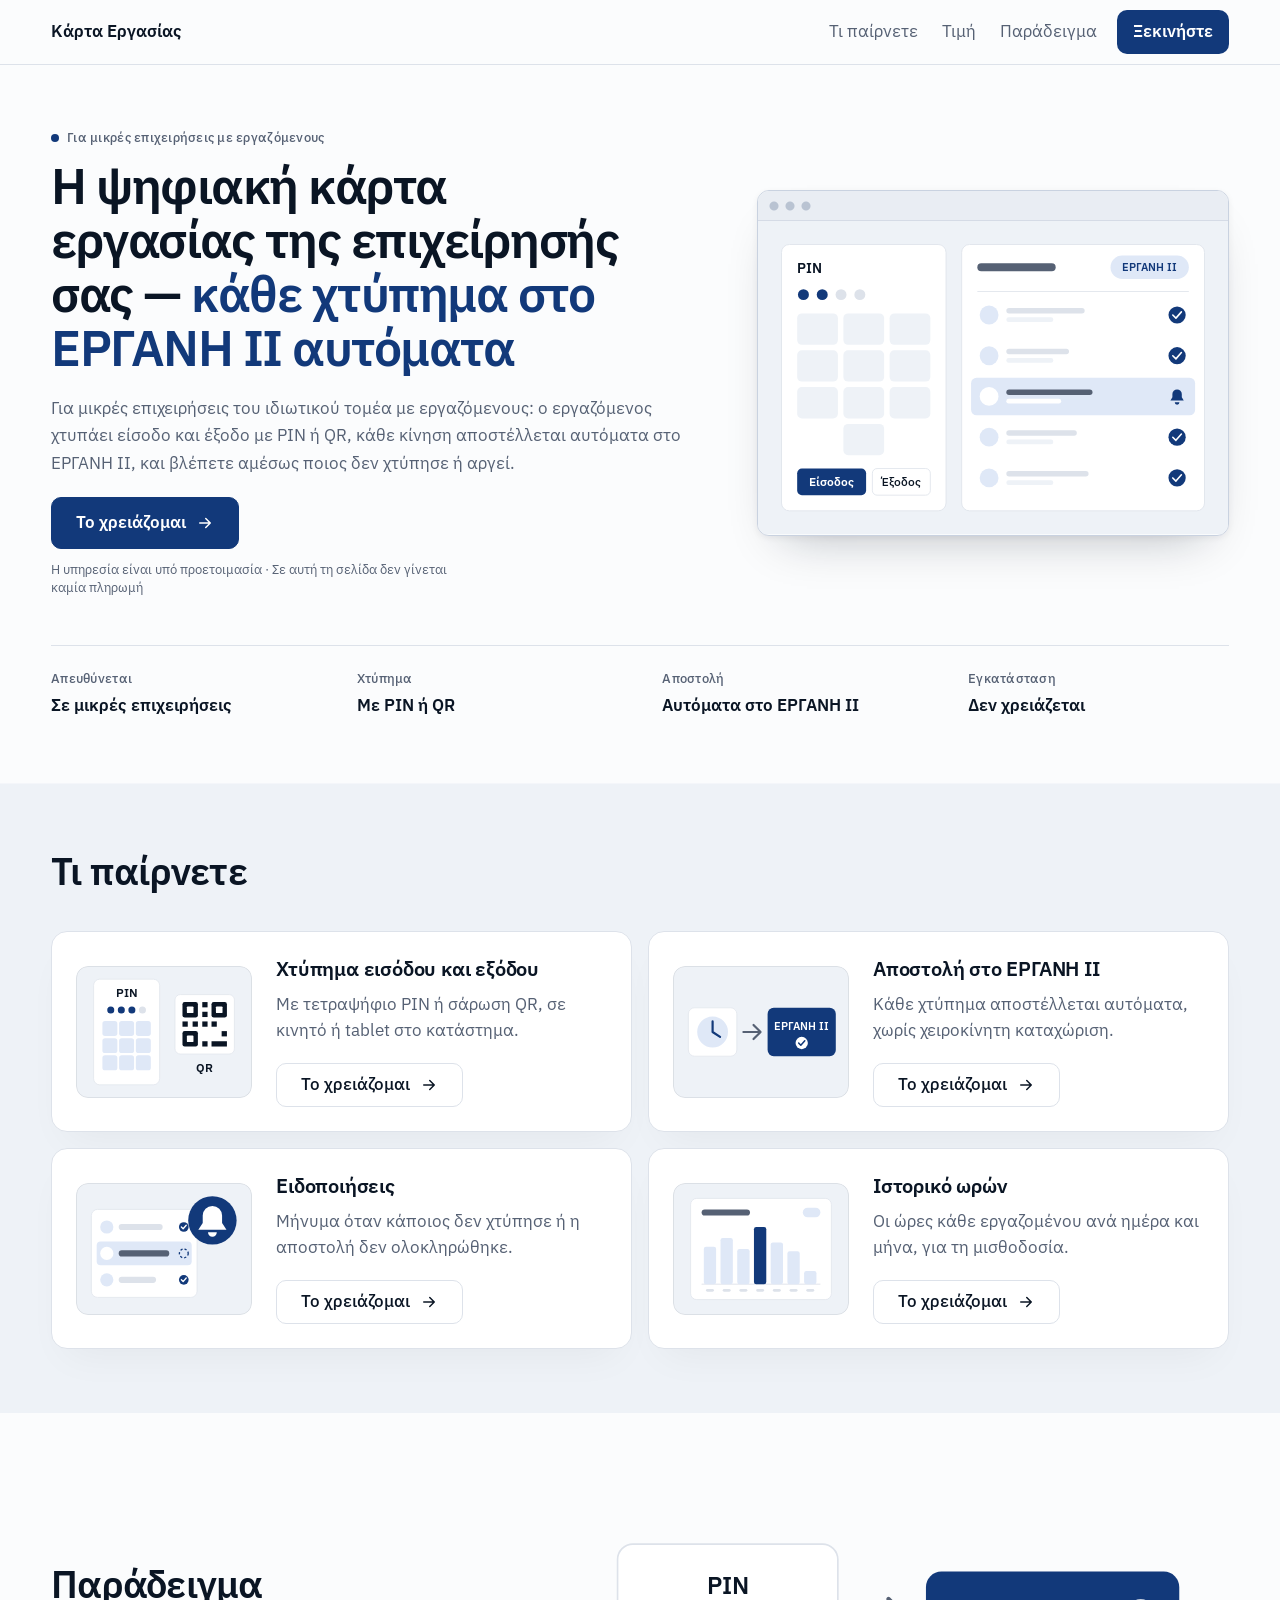
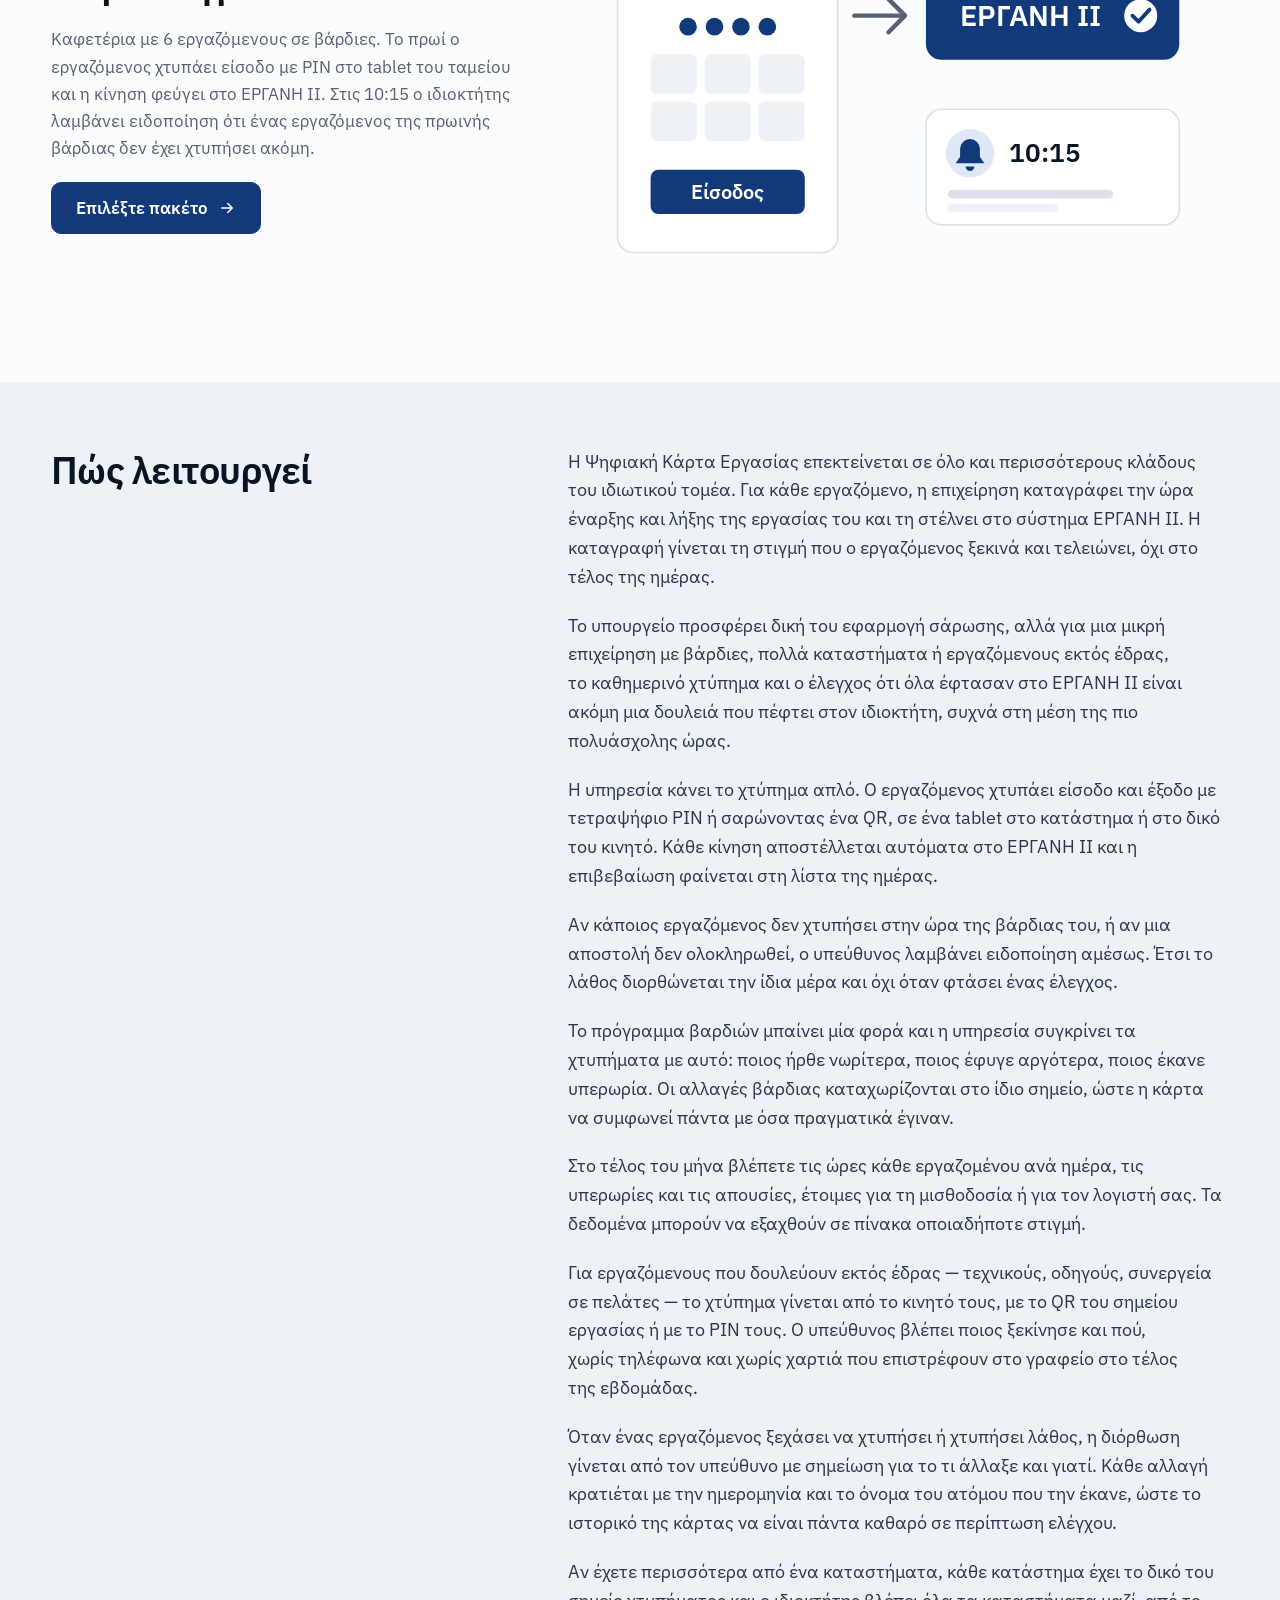
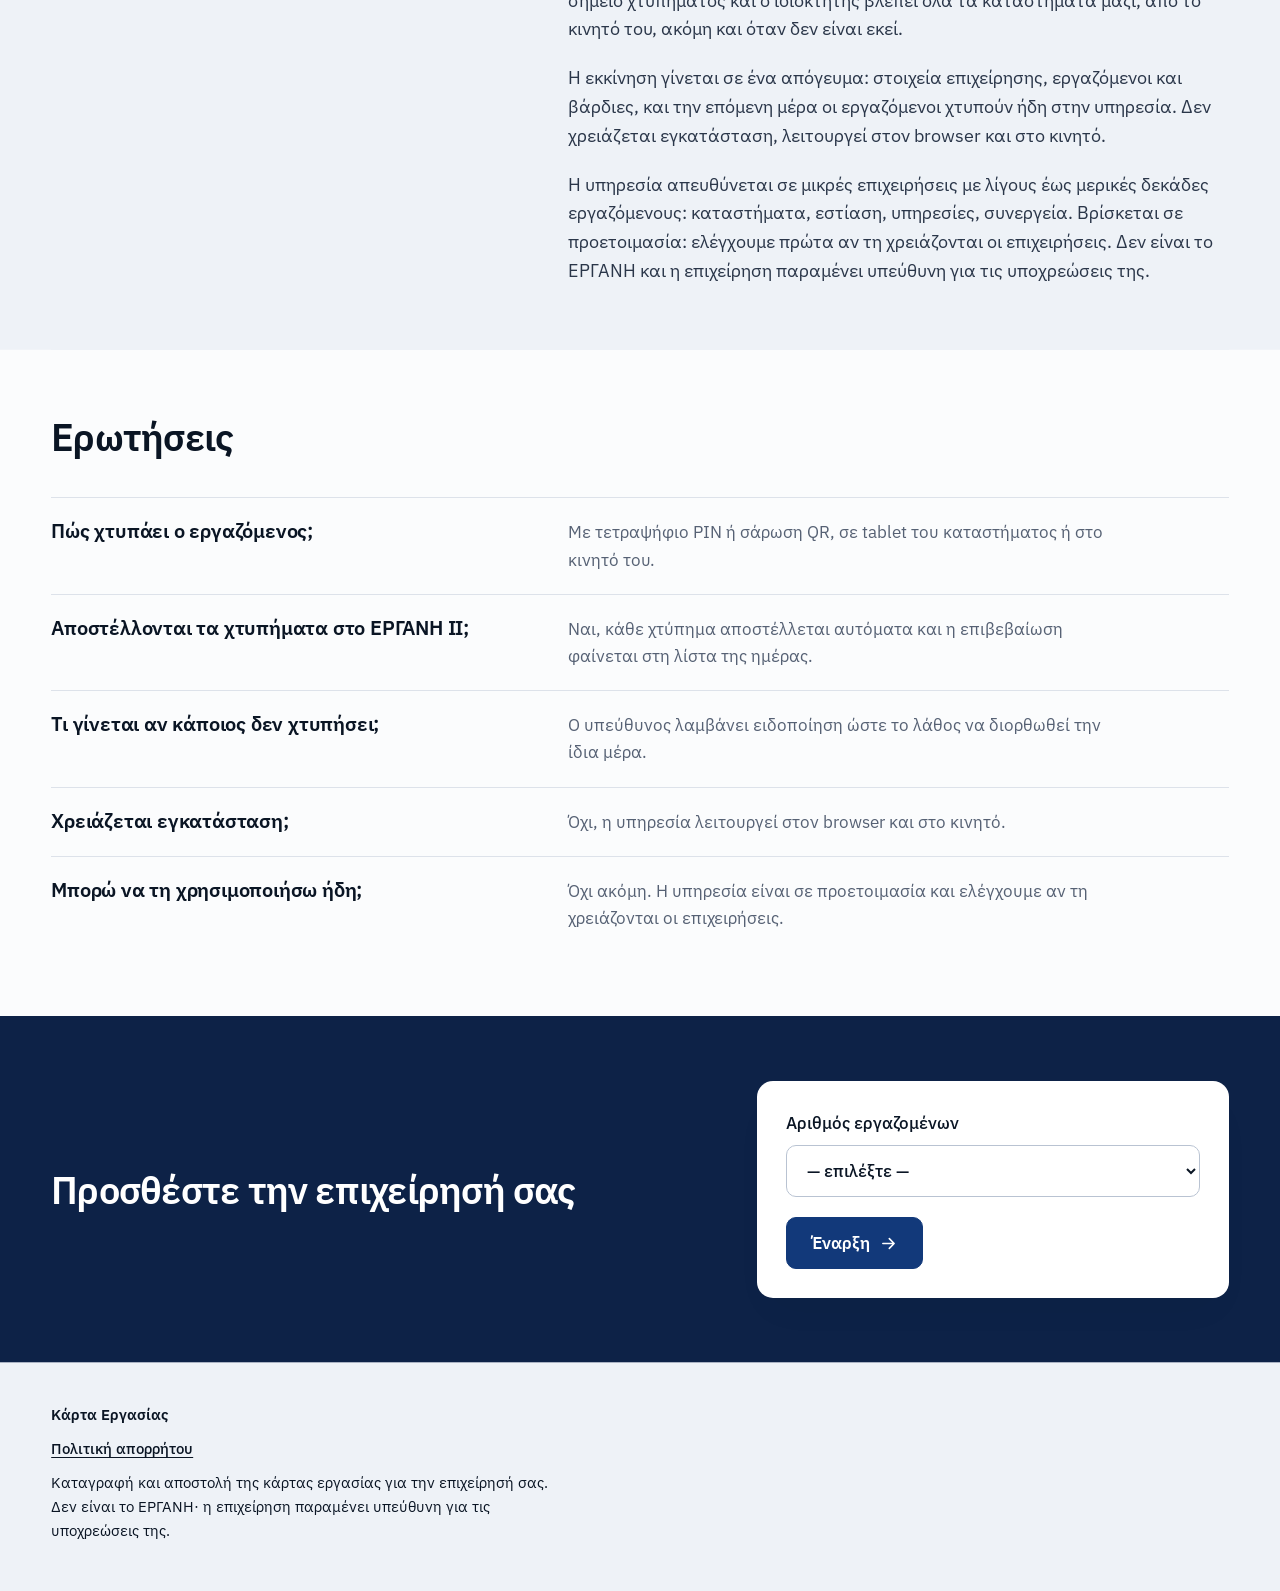
<file: index.html>
<!doctype html>
<html lang="el">
<head>
<meta charset="utf-8">
<!-- Google Tag Manager -->
<script>(function(w,d,s,l,i){w[l]=w[l]||[];w[l].push({'gtm.start':
new Date().getTime(),event:'gtm.js'});var f=d.getElementsByTagName(s)[0],
j=d.createElement(s),dl=l!='dataLayer'?'&l='+l:'';j.async=true;j.src=
'https://www.googletagmanager.com/gtm.js?id='+i+dl;f.parentNode.insertBefore(j,f);
})(window,document,'script','dataLayer','GTM-WC2BRHX6');</script>
<!-- End Google Tag Manager -->
<meta name="viewport" content="width=device-width,initial-scale=1">
<link rel="canonical" href="https://kartaergasias.dokufile.com/">
<title>Ψηφιακή Κάρτα Εργασίας — χτύπημα και αποστολή στο ΕΡΓΑΝΗ ΙΙ</title>
<meta name="description" content="Για μικρές επιχειρήσεις με εργαζόμενους: χτύπημα εισόδου και εξόδου με PIN ή QR, αυτόματη αποστολή κάθε κίνησης στο ΕΡΓΑΝΗ ΙΙ και ειδοποίηση όταν κάτι λείπει.">
<link rel="icon" href="favicon.svg">
<link rel="stylesheet" href="style.css">
<link rel="preconnect" href="https://fonts.googleapis.com">
<link rel="preconnect" href="https://fonts.gstatic.com" crossorigin>
<link rel="stylesheet" href="https://fonts.googleapis.com/css2?family=IBM+Plex+Sans:wght@400;500;600&display=swap">
<link rel="stylesheet" href="variant.css">
<script src="smoke.js" defer></script>
<!-- faq-jsonld:start -->
<script type="application/ld+json">
{
 "@context": "https://schema.org",
 "@type": "FAQPage",
 "mainEntity": [
  {
   "@type": "Question",
   "name": "Πώς χτυπάει ο εργαζόμενος;",
   "acceptedAnswer": {
    "@type": "Answer",
    "text": "Με τετραψήφιο PIN ή σάρωση QR, σε tablet του καταστήματος ή στο κινητό του."
   }
  },
  {
   "@type": "Question",
   "name": "Αποστέλλονται τα χτυπήματα στο ΕΡΓΑΝΗ ΙΙ;",
   "acceptedAnswer": {
    "@type": "Answer",
    "text": "Ναι, κάθε χτύπημα αποστέλλεται αυτόματα και η επιβεβαίωση φαίνεται στη λίστα της ημέρας."
   }
  },
  {
   "@type": "Question",
   "name": "Τι γίνεται αν κάποιος δεν χτυπήσει;",
   "acceptedAnswer": {
    "@type": "Answer",
    "text": "Ο υπεύθυνος λαμβάνει ειδοποίηση ώστε το λάθος να διορθωθεί την ίδια μέρα."
   }
  },
  {
   "@type": "Question",
   "name": "Χρειάζεται εγκατάσταση;",
   "acceptedAnswer": {
    "@type": "Answer",
    "text": "Όχι, η υπηρεσία λειτουργεί στον browser και στο κινητό."
   }
  },
  {
   "@type": "Question",
   "name": "Μπορώ να τη χρησιμοποιήσω ήδη;",
   "acceptedAnswer": {
    "@type": "Answer",
    "text": "Όχι ακόμη. Η υπηρεσία είναι σε προετοιμασία και ελέγχουμε αν τη χρειάζονται οι επιχειρήσεις."
   }
  }
 ]
}
</script>
<!-- faq-jsonld:end -->
</head>
<body>
<!-- Google Tag Manager (noscript) -->
<noscript><iframe src="https://www.googletagmanager.com/ns.html?id=GTM-WC2BRHX6"
height="0" width="0" style="display:none;visibility:hidden"></iframe></noscript>
<!-- End Google Tag Manager (noscript) -->

<header><div class="shell">
  <a class="home" href="index.html" data-ev="click_logo_home">Κάρτα Εργασίας</a>
  <nav><a href="#ti" data-ev="click_nav_ti">Τι παίρνετε</a><a href="price.html" data-ev="click_nav_timi">Τιμή</a><a href="#paradeigma" data-ev="click_nav_paradeigma">Παράδειγμα</a><a href="#start" data-ev="click_nav_start">Ξεκινήστε</a></nav>
</div></header>

<main class="shell">
  <section class="split">
    <div class="stack">
      <p class="meta rise"><span class="dot"></span> Για μικρές επιχειρήσεις με εργαζόμενους</p>
      <h1 class="rise" style="--i:1" data-len="long">Η ψηφιακή κάρτα εργασίας της επιχείρησής σας&nbsp;— <span class="soft">κάθε χτύπημα στο ΕΡΓΑΝΗ ΙΙ αυτόματα</span></h1>
      <p class="rise" style="--i:2">Για μικρές επιχειρήσεις του ιδιωτικού τομέα με εργαζόμενους: ο εργαζόμενος χτυπάει είσοδο και έξοδο με PIN ή QR, κάθε κίνηση αποστέλλεται αυτόματα στο ΕΡΓΑΝΗ ΙΙ, και βλέπετε αμέσως ποιος δεν χτύπησε ή αργεί.</p>
      <a class="button rise" style="--i:3" href="price.html" data-ev="cta_click">Το χρειάζομαι</a>
      <p class="meta rise" style="--i:4">Η υπηρεσία είναι υπό προετοιμασία · Σε αυτή τη σελίδα δεν γίνεται καμία πληρωμή</p>
    </div>

    <figure class="window rise" style="--i:2"><svg class="shot" viewBox="0 0 1200 800" xmlns="http://www.w3.org/2000/svg" aria-hidden="true" focusable="false">
      <rect width="1200" height="800" fill="#eef2f7"/>
      <rect x="60" y="60" width="420" height="680" rx="20" fill="#fff" stroke="#dde2ea" stroke-width="2"/>
      <text x="100" y="134" font-size="36" font-weight="600" fill="#0a1524">PIN</text>
      <circle cx="116" cy="188" r="14" fill="#12397a"/><circle cx="164" cy="188" r="14" fill="#12397a"/><circle cx="212" cy="188" r="14" fill="#dde2ea"/><circle cx="260" cy="188" r="14" fill="#dde2ea"/>
      <g fill="#eef2f7">
        <rect x="100" y="236" width="104" height="80" rx="12"/><rect x="218" y="236" width="104" height="80" rx="12"/><rect x="336" y="236" width="104" height="80" rx="12"/>
        <rect x="100" y="330" width="104" height="80" rx="12"/><rect x="218" y="330" width="104" height="80" rx="12"/><rect x="336" y="330" width="104" height="80" rx="12"/>
        <rect x="100" y="424" width="104" height="80" rx="12"/><rect x="218" y="424" width="104" height="80" rx="12"/><rect x="336" y="424" width="104" height="80" rx="12"/>
        <rect x="218" y="518" width="104" height="80" rx="12"/>
      </g>
      <rect x="100" y="632" width="176" height="68" rx="12" fill="#12397a"/>
      <text x="188" y="677" font-size="30" font-weight="600" fill="#fff" text-anchor="middle">Είσοδος</text>
      <rect x="292" y="632" width="148" height="68" rx="12" fill="#fff" stroke="#dde2ea" stroke-width="2"/>
      <text x="366" y="677" font-size="30" font-weight="500" fill="#0a1524" text-anchor="middle">Έξοδος</text>
      <rect x="520" y="60" width="620" height="680" rx="20" fill="#fff" stroke="#dde2ea" stroke-width="2"/>
      <rect x="560" y="108" width="200" height="20" rx="10" fill="#566174"/>
      <rect x="900" y="88" width="200" height="60" rx="30" fill="#dfe8f7"/>
      <text x="1000" y="128" font-size="28" font-weight="600" fill="#12397a" text-anchor="middle">ΕΡΓΑΝΗ ΙΙ</text>
      <line x1="560" y1="180" x2="1100" y2="180" stroke="#dde2ea" stroke-width="2"/>
      <g>
        <circle cx="590" cy="240" r="24" fill="#dfe8f7"/><rect x="634" y="222" width="200" height="14" rx="7" fill="#dde2ea"/><rect x="634" y="246" width="120" height="12" rx="6" fill="#eef2f7"/>
        <circle cx="1070" cy="240" r="22" fill="#12397a"/><path d="M1059 240l8 8 14-16" fill="none" stroke="#fff" stroke-width="4" stroke-linecap="round" stroke-linejoin="round"/>
        <circle cx="590" cy="344" r="24" fill="#dfe8f7"/><rect x="634" y="326" width="160" height="14" rx="7" fill="#dde2ea"/><rect x="634" y="350" width="120" height="12" rx="6" fill="#eef2f7"/>
        <circle cx="1070" cy="344" r="22" fill="#12397a"/><path d="M1059 344l8 8 14-16" fill="none" stroke="#fff" stroke-width="4" stroke-linecap="round" stroke-linejoin="round"/>
        <rect x="544" y="400" width="572" height="96" rx="14" fill="#dfe8f7"/>
        <circle cx="590" cy="448" r="24" fill="#fff"/><rect x="634" y="430" width="220" height="14" rx="7" fill="#566174"/><rect x="634" y="454" width="140" height="12" rx="6" fill="#fff"/>
        <path d="M1070 430a12 12 0 0 1 12 12v8l5 8h-34l5-8v-8a12 12 0 0 1 12-12zM1064 463a6 6 0 0 0 12 0" fill="#12397a"/>
        <circle cx="590" cy="552" r="24" fill="#dfe8f7"/><rect x="634" y="534" width="180" height="14" rx="7" fill="#dde2ea"/><rect x="634" y="558" width="120" height="12" rx="6" fill="#eef2f7"/>
        <circle cx="1070" cy="552" r="22" fill="#12397a"/><path d="M1059 552l8 8 14-16" fill="none" stroke="#fff" stroke-width="4" stroke-linecap="round" stroke-linejoin="round"/>
        <circle cx="590" cy="656" r="24" fill="#dfe8f7"/><rect x="634" y="638" width="210" height="14" rx="7" fill="#dde2ea"/><rect x="634" y="662" width="120" height="12" rx="6" fill="#eef2f7"/>
        <circle cx="1070" cy="656" r="22" fill="#12397a"/><path d="M1059 656l8 8 14-16" fill="none" stroke="#fff" stroke-width="4" stroke-linecap="round" stroke-linejoin="round"/>
      </g>
    </svg></figure>
    <dl class="facts">
      <div><dt>Απευθύνεται</dt><dd>Σε μικρές επιχειρήσεις</dd></div>
      <div><dt>Χτύπημα</dt><dd>Με PIN ή QR</dd></div>
      <div><dt>Αποστολή</dt><dd>Αυτόματα στο ΕΡΓΑΝΗ ΙΙ</dd></div>
      <div><dt>Εγκατάσταση</dt><dd>Δεν χρειάζεται</dd></div>
    </dl>
  </section>

  <section id="ti" data-view="features_view">
    <div class="stack"><h2>Τι παίρνετε</h2></div>
    <div class="bento">
      <article class="tile stack wide reveal">
        <div class="art"><svg viewBox="0 0 800 600" xmlns="http://www.w3.org/2000/svg" aria-hidden="true" focusable="false">
          <rect width="800" height="600" fill="#eef2f7"/>
          <rect x="80" y="60" width="300" height="480" rx="28" fill="#fff" stroke="#dde2ea" stroke-width="3"/>
          <text x="230" y="140" font-size="56" font-weight="600" fill="#0a1524" text-anchor="middle">PIN</text>
          <circle cx="158" cy="200" r="16" fill="#12397a"/><circle cx="206" cy="200" r="16" fill="#12397a"/><circle cx="254" cy="200" r="16" fill="#12397a"/><circle cx="302" cy="200" r="16" fill="#dde2ea"/>
          <g fill="#dfe8f7">
            <rect x="120" y="250" width="68" height="68" rx="12"/><rect x="196" y="250" width="68" height="68" rx="12"/><rect x="272" y="250" width="68" height="68" rx="12"/>
            <rect x="120" y="328" width="68" height="68" rx="12"/><rect x="196" y="328" width="68" height="68" rx="12"/><rect x="272" y="328" width="68" height="68" rx="12"/>
            <rect x="120" y="406" width="68" height="68" rx="12"/><rect x="196" y="406" width="68" height="68" rx="12"/><rect x="272" y="406" width="68" height="68" rx="12"/>
          </g>
          <rect x="450" y="130" width="270" height="270" rx="24" fill="#fff" stroke="#dde2ea" stroke-width="3"/>
          <g fill="#0a1524">
            <rect x="484" y="164" width="70" height="70" rx="10"/><rect x="616" y="164" width="70" height="70" rx="10"/><rect x="484" y="296" width="70" height="70" rx="10"/>
            <rect x="574" y="164" width="24" height="24"/><rect x="574" y="252" width="24" height="24"/><rect x="484" y="252" width="24" height="24"/><rect x="530" y="252" width="24" height="24"/>
            <rect x="616" y="252" width="24" height="24"/><rect x="662" y="296" width="24" height="24"/><rect x="574" y="342" width="24" height="24"/><rect x="616" y="342" width="70" height="24"/><rect x="574" y="208" width="24" height="24"/>
          </g>
          <g fill="#fff"><rect x="504" y="184" width="30" height="30" rx="4"/><rect x="636" y="184" width="30" height="30" rx="4"/><rect x="504" y="316" width="30" height="30" rx="4"/></g>
          <text x="585" y="480" font-size="56" font-weight="600" fill="#0a1524" text-anchor="middle">QR</text>
        </svg></div>
        <h3>Χτύπημα εισόδου και εξόδου</h3><p>Με τετραψήφιο PIN ή σάρωση QR, σε κινητό ή tablet στο κατάστημα.</p>
        <a class="button quiet" href="price.html" data-ev="feature_chtypima">Το χρειάζομαι</a>
      </article>
      <article class="tile stack reveal">
        <div class="art"><svg viewBox="0 0 800 600" xmlns="http://www.w3.org/2000/svg" aria-hidden="true" focusable="false">
          <rect width="800" height="600" fill="#eef2f7"/>
          <rect x="70" y="190" width="220" height="220" rx="28" fill="#fff" stroke="#dde2ea" stroke-width="3"/>
          <circle cx="180" cy="300" r="70" fill="#dfe8f7"/>
          <path d="M180 252v48l34 22" fill="none" stroke="#12397a" stroke-width="10" stroke-linecap="round" stroke-linejoin="round"/>
          <path d="M320 300h76M366 268l32 32-32 32" fill="none" stroke="#566174" stroke-width="10" stroke-linecap="round" stroke-linejoin="round"/>
          <rect x="430" y="190" width="310" height="220" rx="28" fill="#12397a"/>
          <text x="585" y="290" font-size="50" font-weight="600" fill="#fff" text-anchor="middle">ΕΡΓΑΝΗ ΙΙ</text>
          <circle cx="585" cy="350" r="28" fill="#fff"/>
          <path d="M571 350l10 10 18-20" fill="none" stroke="#12397a" stroke-width="7" stroke-linecap="round" stroke-linejoin="round"/>
        </svg></div>
        <h3>Αποστολή στο ΕΡΓΑΝΗ ΙΙ</h3><p>Κάθε χτύπημα αποστέλλεται αυτόματα, χωρίς χειροκίνητη καταχώριση.</p>
        <a class="button quiet" href="price.html" data-ev="feature_ergani">Το χρειάζομαι</a>
      </article>
      <article class="tile stack reveal">
        <div class="art"><svg viewBox="0 0 800 600" xmlns="http://www.w3.org/2000/svg" aria-hidden="true" focusable="false">
          <rect width="800" height="600" fill="#eef2f7"/>
          <rect x="70" y="120" width="480" height="400" rx="28" fill="#fff" stroke="#dde2ea" stroke-width="3"/>
          <circle cx="140" cy="200" r="30" fill="#dfe8f7"/><rect x="194" y="186" width="200" height="28" rx="14" fill="#dde2ea"/>
          <circle cx="490" cy="200" r="22" fill="#12397a"/><path d="M479 200l8 8 14-16" fill="none" stroke="#fff" stroke-width="6" stroke-linecap="round" stroke-linejoin="round"/>
          <rect x="94" y="266" width="432" height="108" rx="18" fill="#dfe8f7"/>
          <circle cx="140" cy="320" r="30" fill="#fff"/><rect x="194" y="306" width="230" height="28" rx="14" fill="#566174"/>
          <circle cx="490" cy="320" r="20" fill="none" stroke="#12397a" stroke-width="6" stroke-dasharray="10 9"/>
          <circle cx="140" cy="440" r="30" fill="#dfe8f7"/><rect x="194" y="426" width="170" height="28" rx="14" fill="#dde2ea"/>
          <circle cx="490" cy="440" r="22" fill="#12397a"/><path d="M479 440l8 8 14-16" fill="none" stroke="#fff" stroke-width="6" stroke-linecap="round" stroke-linejoin="round"/>
          <circle cx="620" cy="170" r="110" fill="#12397a"/>
          <path d="M620 104a44 44 0 0 1 44 44v34l20 30h-128l20-30v-34a44 44 0 0 1 44-44zM600 224a20 20 0 0 0 40 0" fill="#fff"/>
        </svg></div>
        <h3>Ειδοποιήσεις</h3><p>Μήνυμα όταν κάποιος δεν χτύπησε ή η αποστολή δεν ολοκληρώθηκε.</p>
        <a class="button quiet" href="price.html" data-ev="feature_eidopoiisi">Το χρειάζομαι</a>
      </article>
      <article class="tile stack wide reveal">
        <div class="art"><svg viewBox="0 0 800 600" xmlns="http://www.w3.org/2000/svg" aria-hidden="true" focusable="false">
          <rect width="800" height="600" fill="#eef2f7"/>
          <rect x="80" y="70" width="640" height="460" rx="28" fill="#fff" stroke="#dde2ea" stroke-width="3"/>
          <rect x="130" y="120" width="220" height="28" rx="14" fill="#566174"/>
          <rect x="590" y="112" width="80" height="44" rx="22" fill="#dfe8f7"/>
          <line x1="130" y1="460" x2="670" y2="460" stroke="#dde2ea" stroke-width="4"/>
          <g fill="#dfe8f7">
            <rect x="140" y="290" width="56" height="170" rx="10"/><rect x="216" y="250" width="56" height="210" rx="10"/><rect x="292" y="300" width="56" height="160" rx="10"/>
            <rect x="444" y="270" width="56" height="190" rx="10"/><rect x="520" y="310" width="56" height="150" rx="10"/><rect x="596" y="400" width="56" height="60" rx="10"/>
          </g>
          <rect x="368" y="200" width="56" height="260" rx="10" fill="#12397a"/>
          <g fill="#dde2ea"><rect x="150" y="482" width="36" height="12" rx="6"/><rect x="226" y="482" width="36" height="12" rx="6"/><rect x="302" y="482" width="36" height="12" rx="6"/><rect x="378" y="482" width="36" height="12" rx="6"/><rect x="454" y="482" width="36" height="12" rx="6"/><rect x="530" y="482" width="36" height="12" rx="6"/><rect x="606" y="482" width="36" height="12" rx="6"/></g>
        </svg></div>
        <h3>Ιστορικό ωρών</h3><p>Οι ώρες κάθε εργαζομένου ανά ημέρα και μήνα, για τη μισθοδοσία.</p>
        <a class="button quiet" href="price.html" data-ev="feature_istoriko">Το χρειάζομαι</a>
      </article>
    </div>
  </section>

  <section id="paradeigma" class="split flip" data-view="example_view">
    <div class="stack">
      <h2>Παράδειγμα</h2>
      <p>Καφετέρια με 6 εργαζόμενους σε βάρδιες. Το πρωί ο εργαζόμενος χτυπάει είσοδο με PIN στο tablet του ταμείου και η κίνηση φεύγει στο ΕΡΓΑΝΗ ΙΙ. Στις 10:15 ο ιδιοκτήτης λαμβάνει ειδοποίηση ότι ένας εργαζόμενος της πρωινής βάρδιας δεν έχει χτυπήσει ακόμη.</p>
      <a class="button" href="price.html" data-ev="click_cta_after_example">Επιλέξτε πακέτο</a>
    </div>
    <svg class="shot reveal" viewBox="0 0 1200 800" xmlns="http://www.w3.org/2000/svg" aria-hidden="true" focusable="false">
      <rect width="1200" height="800" fill="#eef2f7"/>
      <rect x="90" y="120" width="400" height="560" rx="28" fill="#fff" stroke="#dde2ea" stroke-width="3"/>
      <text x="290" y="210" font-size="44" font-weight="600" fill="#0a1524" text-anchor="middle">PIN</text>
      <circle cx="218" cy="270" r="16" fill="#12397a"/><circle cx="266" cy="270" r="16" fill="#12397a"/><circle cx="314" cy="270" r="16" fill="#12397a"/><circle cx="362" cy="270" r="16" fill="#12397a"/>
      <g fill="#eef2f7">
        <rect x="150" y="320" width="84" height="72" rx="12"/><rect x="248" y="320" width="84" height="72" rx="12"/><rect x="346" y="320" width="84" height="72" rx="12"/>
        <rect x="150" y="406" width="84" height="72" rx="12"/><rect x="248" y="406" width="84" height="72" rx="12"/><rect x="346" y="406" width="84" height="72" rx="12"/>
      </g>
      <rect x="150" y="530" width="280" height="80" rx="14" fill="#12397a"/>
      <text x="290" y="583" font-size="36" font-weight="600" fill="#fff" text-anchor="middle">Είσοδος</text>
      <path d="M520 250h90M582 220l30 30-30 30" fill="none" stroke="#566174" stroke-width="8" stroke-linecap="round" stroke-linejoin="round"/>
      <rect x="650" y="170" width="460" height="160" rx="28" fill="#12397a"/>
      <text x="840" y="268" font-size="52" font-weight="600" fill="#fff" text-anchor="middle">ΕΡΓΑΝΗ ΙΙ</text>
      <circle cx="1040" cy="250" r="30" fill="#fff"/>
      <path d="M1025 250l11 11 20-22" fill="none" stroke="#12397a" stroke-width="7" stroke-linecap="round" stroke-linejoin="round"/>
      <rect x="650" y="420" width="460" height="210" rx="28" fill="#fff" stroke="#dde2ea" stroke-width="3"/>
      <circle cx="730" cy="500" r="44" fill="#dfe8f7"/>
      <path d="M730 474a18 18 0 0 1 18 18v14l8 12h-52l8-12v-14a18 18 0 0 1 18-18zM722 524a8 8 0 0 0 16 0" fill="#12397a"/>
      <text x="800" y="516" font-size="48" font-weight="600" fill="#0a1524">10:15</text>
      <rect x="690" y="566" width="300" height="16" rx="8" fill="#dde2ea"/><rect x="690" y="592" width="200" height="14" rx="7" fill="#eef2f7"/>
    </svg>
  </section>
<!-- seo-tekst:start -->
  <section id="opis" class="split flip">
    <div class="stack"><h2>Πώς λειτουργεί</h2></div>
    <div class="stack">
      <p>Η Ψηφιακή Κάρτα Εργασίας επεκτείνεται σε όλο και περισσότερους κλάδους του ιδιωτικού τομέα. Για κάθε εργαζόμενο, η επιχείρηση καταγράφει την ώρα έναρξης και λήξης της εργασίας του και τη στέλνει στο σύστημα ΕΡΓΑΝΗ ΙΙ. Η καταγραφή γίνεται τη στιγμή που ο εργαζόμενος ξεκινά και τελειώνει, όχι στο τέλος της ημέρας.</p>
      <p>Το υπουργείο προσφέρει δική του εφαρμογή σάρωσης, αλλά για μια μικρή επιχείρηση με βάρδιες, πολλά καταστήματα ή εργαζόμενους εκτός έδρας, το καθημερινό χτύπημα και ο έλεγχος ότι όλα έφτασαν στο ΕΡΓΑΝΗ ΙΙ είναι ακόμη μια δουλειά που πέφτει στον ιδιοκτήτη, συχνά στη μέση της πιο πολυάσχολης ώρας.</p>
      <p>Η υπηρεσία κάνει το χτύπημα απλό. Ο εργαζόμενος χτυπάει είσοδο και έξοδο με τετραψήφιο PIN ή σαρώνοντας ένα QR, σε ένα tablet στο κατάστημα ή στο δικό του κινητό. Κάθε κίνηση αποστέλλεται αυτόματα στο ΕΡΓΑΝΗ ΙΙ και η επιβεβαίωση φαίνεται στη λίστα της ημέρας.</p>
      <p>Αν κάποιος εργαζόμενος δεν χτυπήσει στην ώρα της βάρδιας του, ή αν μια αποστολή δεν ολοκληρωθεί, ο υπεύθυνος λαμβάνει ειδοποίηση αμέσως. Έτσι το λάθος διορθώνεται την ίδια μέρα και όχι όταν φτάσει ένας έλεγχος.</p>
      <p>Το πρόγραμμα βαρδιών μπαίνει μία φορά και η υπηρεσία συγκρίνει τα χτυπήματα με αυτό: ποιος ήρθε νωρίτερα, ποιος έφυγε αργότερα, ποιος έκανε υπερωρία. Οι αλλαγές βάρδιας καταχωρίζονται στο ίδιο σημείο, ώστε η κάρτα να συμφωνεί πάντα με όσα πραγματικά έγιναν.</p>
      <p>Στο τέλος του μήνα βλέπετε τις ώρες κάθε εργαζομένου ανά ημέρα, τις υπερωρίες και τις απουσίες, έτοιμες για τη μισθοδοσία ή για τον λογιστή σας. Τα δεδομένα μπορούν να εξαχθούν σε πίνακα οποιαδήποτε στιγμή.</p>
      <p>Για εργαζόμενους που δουλεύουν εκτός έδρας — τεχνικούς, οδηγούς, συνεργεία σε πελάτες — το χτύπημα γίνεται από το κινητό τους, με το QR του σημείου εργασίας ή με το PIN τους. Ο υπεύθυνος βλέπει ποιος ξεκίνησε και πού, χωρίς τηλέφωνα και χωρίς χαρτιά που επιστρέφουν στο γραφείο στο τέλος της εβδομάδας.</p>
      <p>Όταν ένας εργαζόμενος ξεχάσει να χτυπήσει ή χτυπήσει λάθος, η διόρθωση γίνεται από τον υπεύθυνο με σημείωση για το τι άλλαξε και γιατί. Κάθε αλλαγή κρατιέται με την ημερομηνία και το όνομα του ατόμου που την έκανε, ώστε το ιστορικό της κάρτας να είναι πάντα καθαρό σε περίπτωση ελέγχου.</p>
      <p>Αν έχετε περισσότερα από ένα καταστήματα, κάθε κατάστημα έχει το δικό του σημείο χτυπήματος και ο ιδιοκτήτης βλέπει όλα τα καταστήματα μαζί, από το κινητό του, ακόμη και όταν δεν είναι εκεί.</p>
      <p>Η εκκίνηση γίνεται σε ένα απόγευμα: στοιχεία επιχείρησης, εργαζόμενοι και βάρδιες, και την επόμενη μέρα οι εργαζόμενοι χτυπούν ήδη στην υπηρεσία. Δεν χρειάζεται εγκατάσταση, λειτουργεί στον browser και στο κινητό.</p>
      <p>Η υπηρεσία απευθύνεται σε μικρές επιχειρήσεις με λίγους έως μερικές δεκάδες εργαζόμενους: καταστήματα, εστίαση, υπηρεσίες, συνεργεία. Βρίσκεται σε προετοιμασία: ελέγχουμε πρώτα αν τη χρειάζονται οι επιχειρήσεις. Δεν είναι το ΕΡΓΑΝΗ και η επιχείρηση παραμένει υπεύθυνη για τις υποχρεώσεις της.</p>
    </div>
  </section>
  <section id="faq">
    <div class="stack"><h2>Ερωτήσεις</h2></div>
    <div class="rows">
      <div class="split flip"><h3>Πώς χτυπάει ο εργαζόμενος;</h3><p>Με τετραψήφιο PIN ή σάρωση QR, σε tablet του καταστήματος ή στο κινητό του.</p></div>
      <div class="split flip"><h3>Αποστέλλονται τα χτυπήματα στο ΕΡΓΑΝΗ ΙΙ;</h3><p>Ναι, κάθε χτύπημα αποστέλλεται αυτόματα και η επιβεβαίωση φαίνεται στη λίστα της ημέρας.</p></div>
      <div class="split flip"><h3>Τι γίνεται αν κάποιος δεν χτυπήσει;</h3><p>Ο υπεύθυνος λαμβάνει ειδοποίηση ώστε το λάθος να διορθωθεί την ίδια μέρα.</p></div>
      <div class="split flip"><h3>Χρειάζεται εγκατάσταση;</h3><p>Όχι, η υπηρεσία λειτουργεί στον browser και στο κινητό.</p></div>
      <div class="split flip"><h3>Μπορώ να τη χρησιμοποιήσω ήδη;</h3><p>Όχι ακόμη. Η υπηρεσία είναι σε προετοιμασία και ελέγχουμε αν τη χρειάζονται οι επιχειρήσεις.</p></div>
    </div>
  </section>
<!-- seo-tekst:end -->
  <section id="start" class="split" data-view="start_view">
    <div class="stack">
      <h2>Προσθέστε την επιχείρησή σας</h2>
    </div>
    <div class="tile stack">
      <label>Αριθμός εργαζομένων<select data-ev-focus="form_start"><option value="">— επιλέξτε —</option><option>1–5</option><option>6–15</option><option>16–50</option><option>Πάνω από 50</option></select></label>
      <a class="button" href="price.html" data-ev="form_submit_click">Έναρξη</a>
    </div>
  </section>
</main>

<footer><div class="shell">
  <p><b>Κάρτα Εργασίας</b></p>
  <p><a href="privacy.html" data-ev="click_legal_privacy">Πολιτική απορρήτου</a></p>
  <p>Καταγραφή και αποστολή της κάρτας εργασίας για την επιχείρησή σας. Δεν είναι το ΕΡΓΑΝΗ· η επιχείρηση παραμένει υπεύθυνη για τις υποχρεώσεις της.</p>
</div></footer>

</body>
</html>
</file>
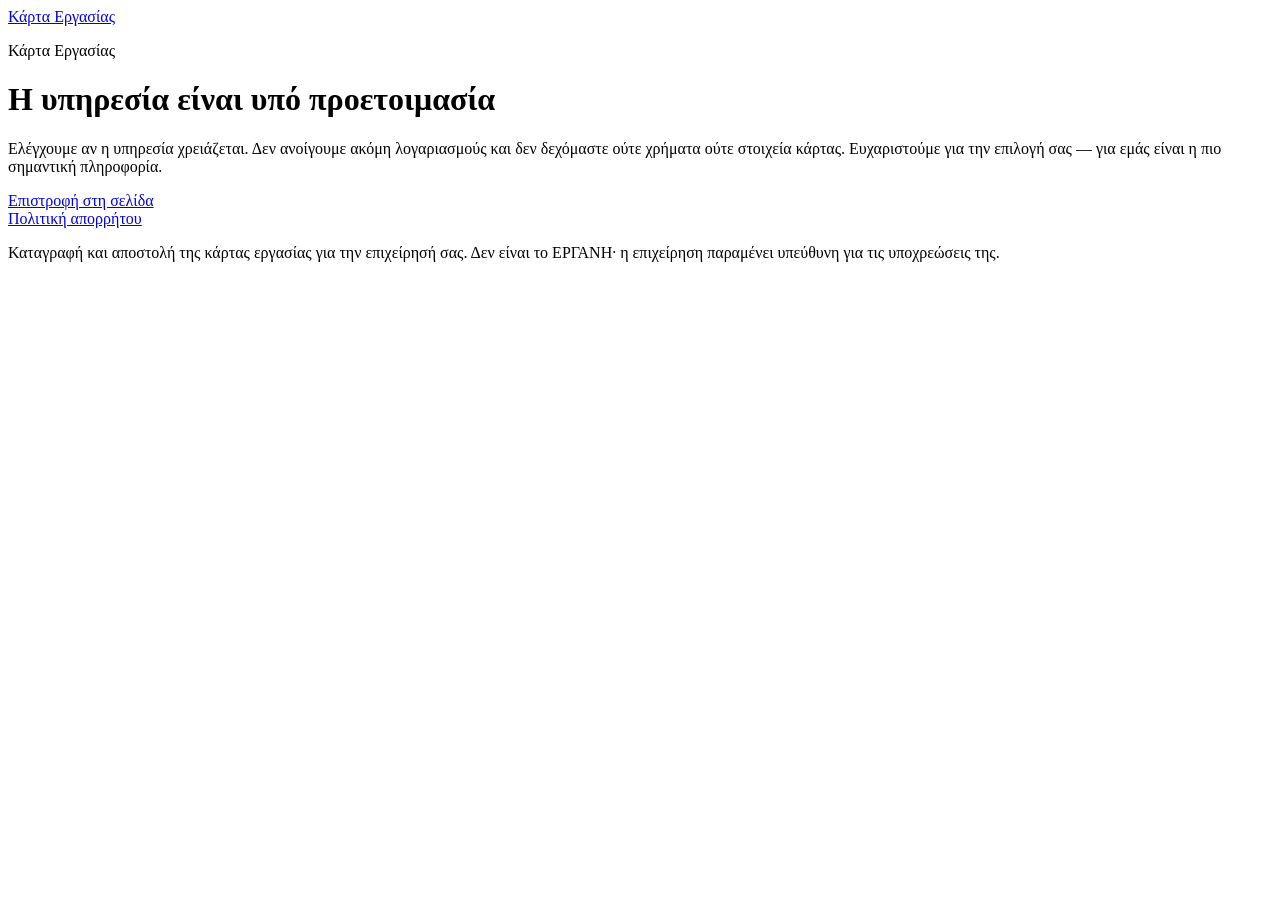
<file: pay.html>
<!doctype html>
<html lang="el">
<head>
<meta charset="utf-8">
<!-- Google Tag Manager -->
<script>(function(w,d,s,l,i){w[l]=w[l]||[];w[l].push({'gtm.start':
new Date().getTime(),event:'gtm.js'});var f=d.getElementsByTagName(s)[0],
j=d.createElement(s),dl=l!='dataLayer'?'&l='+l:'';j.async=true;j.src=
'https://www.googletagmanager.com/gtm.js?id='+i+dl;f.parentNode.insertBefore(j,f);
})(window,document,'script','dataLayer','GTM-WC2BRHX6');</script>
<!-- End Google Tag Manager -->
<meta name="viewport" content="width=device-width,initial-scale=1">
<link rel="canonical" href="https://kartaergasias.dokufile.com/pay.html">
<title>Κάρτα Εργασίας — η πληρωμή δεν είναι ακόμη δυνατή</title>
<meta name="robots" content="noindex,nofollow">
<link rel="icon" href="favicon.svg">
<link rel="stylesheet" href="style.css">
<script src="smoke.js" defer></script>
</head>
<body data-page="pay">
<!-- Google Tag Manager (noscript) -->
<noscript><iframe src="https://www.googletagmanager.com/ns.html?id=GTM-WC2BRHX6"
height="0" width="0" style="display:none;visibility:hidden"></iframe></noscript>
<!-- End Google Tag Manager (noscript) -->
<header class="site"><div class="wrap bar">
  <a class="brand" href="index.html" data-ev="click_logo_home"><span class="mark"></span>Κάρτα Εργασίας</a>
</div></header>
<main class="page"><div class="wrap narrow center">
  <p class="eyebrow">Κάρτα Εργασίας</p>
  <h1>Η υπηρεσία είναι υπό προετοιμασία</h1>
  <p class="lead">Ελέγχουμε αν η υπηρεσία χρειάζεται. Δεν ανοίγουμε ακόμη λογαριασμούς και δεν δεχόμαστε ούτε χρήματα ούτε στοιχεία κάρτας. Ευχαριστούμε για την επιλογή σας — για εμάς είναι η πιο σημαντική πληροφορία.</p>
  <p class="note" data-show="plan" hidden>Η επιλογή πακέτου σας καταγράφηκε ανώνυμα, χωρίς τα στοιχεία σας.</p>
  <p class="note" data-show="feature" hidden>Η επιλογή λειτουργίας σας καταγράφηκε ανώνυμα, χωρίς τα στοιχεία σας.</p>
  <p class="note" data-show="intent" hidden>Το αίτημά σας καταγράφηκε ανώνυμα, χωρίς τα στοιχεία και τα έγγραφά σας.</p>
  <div class="actions"><a class="btn primary" href="index.html" data-ev="click_back">Επιστροφή στη σελίδα</a></div>
  <p class="note" data-show="sent" hidden>Ευχαριστούμε — θα σας γράψουμε μία φορά, όταν ξεκινήσει η υπηρεσία.</p>
  <div id="email-box" class="card" style="margin:44px auto 0;max-width:560px;text-align:left"><h2>Ειδοποίηση έναρξης</h2><p>Αν θέλετε, αφήστε τη διεύθυνση email σας — θα στείλουμε ένα μήνυμα όταν ξεκινήσει η υπηρεσία. Το πεδίο είναι προαιρετικό.</p><div data-form-slot></div><p class="note" style="margin:6px 0 0"><a href="privacy.html" data-ev="click_legal_privacy">Πολιτική απορρήτου</a></p></div>
</div></main>
<footer class="site-foot"><div class="wrap">
  <p style="margin:0"><a href="privacy.html" data-ev="click_legal_privacy">Πολιτική απορρήτου</a></p>
  <p class="muted">Καταγραφή και αποστολή της κάρτας εργασίας για την επιχείρησή σας. Δεν είναι το ΕΡΓΑΝΗ· η επιχείρηση παραμένει υπεύθυνη για τις υποχρεώσεις της.</p>
</div></footer>
</body>
</html>
</file>
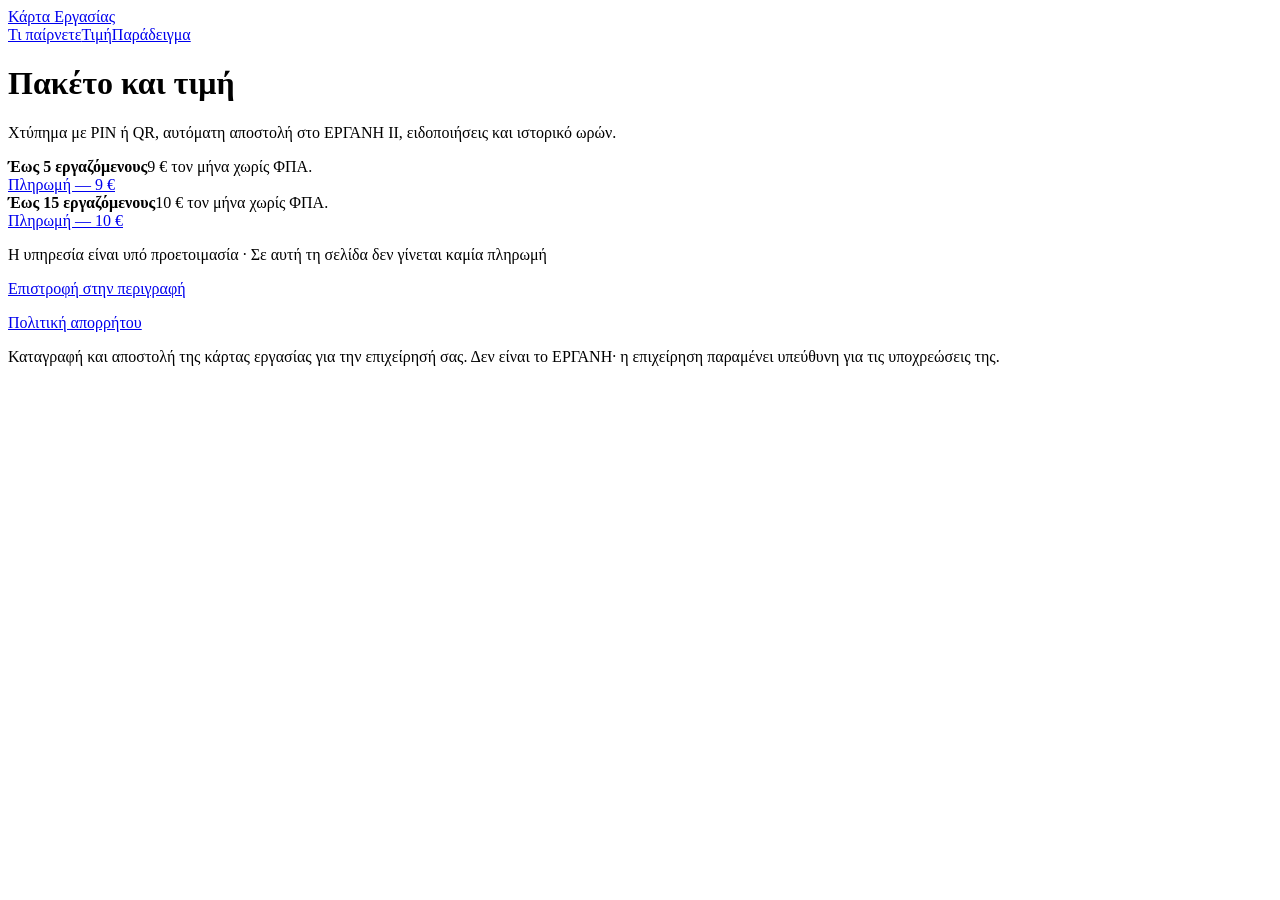
<file: price.html>
<!doctype html>
<html lang="el">
<head>
<meta charset="utf-8">
<!-- Google Tag Manager -->
<script>(function(w,d,s,l,i){w[l]=w[l]||[];w[l].push({'gtm.start':
new Date().getTime(),event:'gtm.js'});var f=d.getElementsByTagName(s)[0],
j=d.createElement(s),dl=l!='dataLayer'?'&l='+l:'';j.async=true;j.src=
'https://www.googletagmanager.com/gtm.js?id='+i+dl;f.parentNode.insertBefore(j,f);
})(window,document,'script','dataLayer','GTM-WC2BRHX6');</script>
<!-- End Google Tag Manager -->
<meta name="viewport" content="width=device-width,initial-scale=1">
<link rel="canonical" href="https://kartaergasias.dokufile.com/price.html">
<title>Τιμή — Ψηφιακή Κάρτα Εργασίας</title>
<meta name="description" content="Μηνιαία τιμή για χτύπημα εισόδου και εξόδου και αυτόματη αποστολή στο ΕΡΓΑΝΗ ΙΙ.">
<link rel="icon" href="favicon.svg">
<link rel="stylesheet" href="style.css">
<script src="smoke.js" defer></script>
<script>
  /* Άνοιξε η σελίδα τιμών — price_view μέσω smoke.js (window.smokeTrack). */
  document.addEventListener("DOMContentLoaded", function () { if (window.smokeTrack) window.smokeTrack("price_view"); });
</script>
</head>
<body data-page="price">
<!-- Google Tag Manager (noscript) -->
<noscript><iframe src="https://www.googletagmanager.com/ns.html?id=GTM-WC2BRHX6"
height="0" width="0" style="display:none;visibility:hidden"></iframe></noscript>
<!-- End Google Tag Manager (noscript) -->

<header><div class="wrap">
  <div class="logo"><a href="index.html" data-ev="click_logo_home">Κάρτα Εργασίας</a></div>
  <nav class="top"><a href="index.html#ti" data-ev="click_nav_ti">Τι παίρνετε</a><a href="price.html" data-ev="click_nav_timi">Τιμή</a><a href="index.html#paradeigma" data-ev="click_nav_paradeigma">Παράδειγμα</a></nav>
</div></header>

<div class="wrap">
  <div class="hero">
    <h1>Πακέτο και τιμή</h1>
    <p class="sub">Χτύπημα με PIN ή QR, αυτόματη αποστολή στο ΕΡΓΑΝΗ ΙΙ, ειδοποιήσεις και ιστορικό ωρών.</p>
  </div>

  <section id="timi">
    <div class="grid">
      <div class="card"><b>Έως 5 εργαζόμενους</b><span>9 € τον μήνα χωρίς ΦΠΑ.</span><br><a class="btn" href="pay.html?plan=mikri" data-ev="payment_click click_pay_mikri">Πληρωμή — 9 €</a></div>
      <div class="card"><b>Έως 15 εργαζόμενους</b><span>10 € τον μήνα χωρίς ΦΠΑ.</span><br><a class="btn" href="pay.html?plan=epixeirisi" data-ev="payment_click click_pay_epixeirisi">Πληρωμή — 10 €</a></div>
    </div>
    <p class="cta-note">Η υπηρεσία είναι υπό προετοιμασία · Σε αυτή τη σελίδα δεν γίνεται καμία πληρωμή</p>
    <div class="actions"><a class="btn" href="index.html" data-ev="click_back">Επιστροφή στην περιγραφή</a></div>
  </section>
</div>

<footer><div class="wrap">
  <p><a href="privacy.html" data-ev="click_legal_privacy">Πολιτική απορρήτου</a></p>
  <p class="muted">Καταγραφή και αποστολή της κάρτας εργασίας για την επιχείρησή σας. Δεν είναι το ΕΡΓΑΝΗ· η επιχείρηση παραμένει υπεύθυνη για τις υποχρεώσεις της.</p>
</div></footer>

</body>
</html>
</file>
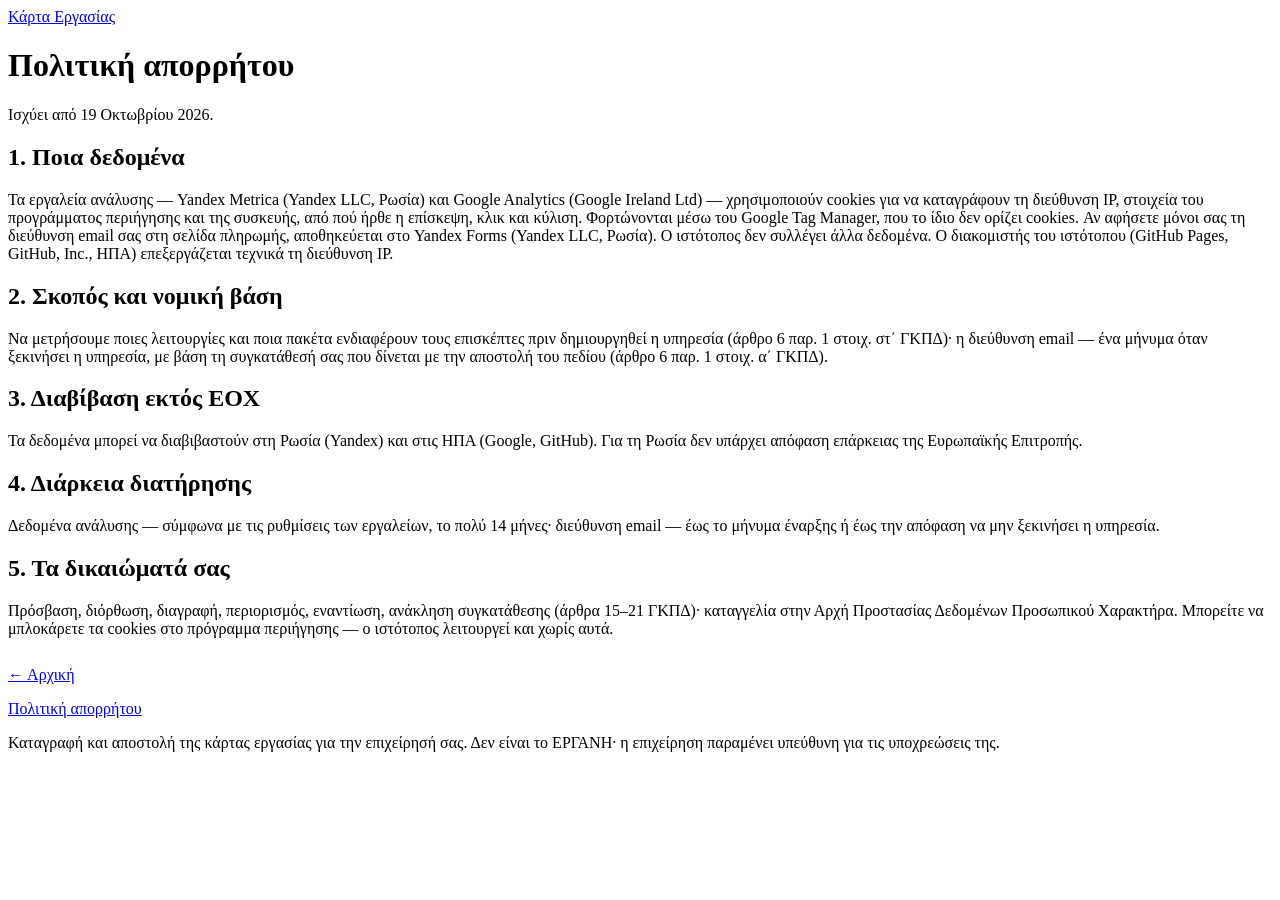
<file: privacy.html>
<!doctype html>
<html lang="el">
<head>
<meta charset="utf-8">
<!-- Google Tag Manager -->
<script>(function(w,d,s,l,i){w[l]=w[l]||[];w[l].push({'gtm.start':
new Date().getTime(),event:'gtm.js'});var f=d.getElementsByTagName(s)[0],
j=d.createElement(s),dl=l!='dataLayer'?'&l='+l:'';j.async=true;j.src=
'https://www.googletagmanager.com/gtm.js?id='+i+dl;f.parentNode.insertBefore(j,f);
})(window,document,'script','dataLayer','GTM-WC2BRHX6');</script>
<!-- End Google Tag Manager -->
<meta name="viewport" content="width=device-width,initial-scale=1">
<link rel="canonical" href="https://kartaergasias.dokufile.com/privacy.html">
<title>Κάρτα Εργασίας — Πολιτική απορρήτου</title>
<meta name="description" content="Κάρτα Εργασίας: ποια δεδομένα συλλέγει ο ιστότοπος, γιατί, πού πηγαίνουν, πόσο διατηρούνται και τα δικαιώματά σας.">
<link rel="icon" href="favicon.svg">
<link rel="stylesheet" href="style.css">
<script src="smoke.js" defer></script>
</head>
<body>
<!-- Google Tag Manager (noscript) -->
<noscript><iframe src="https://www.googletagmanager.com/ns.html?id=GTM-WC2BRHX6"
height="0" width="0" style="display:none;visibility:hidden"></iframe></noscript>
<!-- End Google Tag Manager (noscript) -->
<header class="site"><div class="wrap bar">
  <a class="brand" href="index.html" data-ev="click_logo_home"><span class="mark"></span>Κάρτα Εργασίας</a>
</div></header>
<main class="page"><div class="wrap narrow doc">
  <h1>Πολιτική απορρήτου</h1>
  <p class="lead">Ισχύει από 19 Οκτωβρίου 2026.</p>
  <h2>1. Ποια δεδομένα</h2>
  <p>Τα εργαλεία ανάλυσης — Yandex Metrica (Yandex LLC, Ρωσία) και Google Analytics (Google Ireland Ltd) — χρησιμοποιούν cookies για να καταγράφουν τη διεύθυνση IP, στοιχεία του προγράμματος περιήγησης και της συσκευής, από πού ήρθε η επίσκεψη, κλικ και κύλιση. Φορτώνονται μέσω του Google Tag Manager, που το ίδιο δεν ορίζει cookies. Αν αφήσετε μόνοι σας τη διεύθυνση email σας στη σελίδα πληρωμής, αποθηκεύεται στο Yandex Forms (Yandex LLC, Ρωσία). Ο ιστότοπος δεν συλλέγει άλλα δεδομένα. Ο διακομιστής του ιστότοπου (GitHub Pages, GitHub, Inc., ΗΠΑ) επεξεργάζεται τεχνικά τη διεύθυνση IP.</p>
  <h2>2. Σκοπός και νομική βάση</h2>
  <p>Να μετρήσουμε ποιες λειτουργίες και ποια πακέτα ενδιαφέρουν τους επισκέπτες πριν δημιουργηθεί η υπηρεσία (άρθρο 6 παρ. 1 στοιχ. στ΄ ΓΚΠΔ)· η διεύθυνση email — ένα μήνυμα όταν ξεκινήσει η υπηρεσία, με βάση τη συγκατάθεσή σας που δίνεται με την αποστολή του πεδίου (άρθρο 6 παρ. 1 στοιχ. α΄ ΓΚΠΔ).</p>
  <h2>3. Διαβίβαση εκτός ΕΟΧ</h2>
  <p>Τα δεδομένα μπορεί να διαβιβαστούν στη Ρωσία (Yandex) και στις ΗΠΑ (Google, GitHub). Για τη Ρωσία δεν υπάρχει απόφαση επάρκειας της Ευρωπαϊκής Επιτροπής.</p>
  <h2>4. Διάρκεια διατήρησης</h2>
  <p>Δεδομένα ανάλυσης — σύμφωνα με τις ρυθμίσεις των εργαλείων, το πολύ 14 μήνες· διεύθυνση email — έως το μήνυμα έναρξης ή έως την απόφαση να μην ξεκινήσει η υπηρεσία.</p>
  <h2>5. Τα δικαιώματά σας</h2>
  <p>Πρόσβαση, διόρθωση, διαγραφή, περιορισμός, εναντίωση, ανάκληση συγκατάθεσης (άρθρα 15–21 ΓΚΠΔ)· καταγγελία στην Αρχή Προστασίας Δεδομένων Προσωπικού Χαρακτήρα. Μπορείτε να μπλοκάρετε τα cookies στο πρόγραμμα περιήγησης — ο ιστότοπος λειτουργεί και χωρίς αυτά.</p>
  <p style="margin-top:28px"><a href="index.html" data-ev="click_legal_back">&larr; Αρχική</a></p>
</div></main>
<footer class="site-foot"><div class="wrap">
  <p style="margin:0"><a href="privacy.html" data-ev="click_legal_privacy">Πολιτική απορρήτου</a></p>
  <p class="muted">Καταγραφή και αποστολή της κάρτας εργασίας για την επιχείρησή σας. Δεν είναι το ΕΡΓΑΝΗ· η επιχείρηση παραμένει υπεύθυνη για τις υποχρεώσεις της.</p>
</div></footer>
</body>
</html>
</file>
<file: style.css>
/* Общая база смоков (СМ-23): стиль — один на все смоки, правит «Смоки» в super-romeo/smoki-base. */
@import url("https://super-romeo.github.io/smoki-base/v1/style.css");
</file>
<file: variant.css>
/* Final sample v12 — one layer (СМ-45): tokens in :root, then general rules.
   Owner's ten choices: layout 17 · IBM Plex Sans · navy palette · background 06 (grey bands, dark form band) ·
   shape 02 (medium radius) · cards 05 (2×2, picture on the side) · hero 07 (picture in a window frame) ·
   density 02 (compact) · header 07 (button in header, light-grey footer) · motion 04 (load cascade only).
   Four commands on top: polish (whole) · emil-design-eng (interaction layer, no image placeholder colour) ·
   mobile-native (safe areas, footer press) · typeset (measure, leading and tracking per role, fallback face). */

/* fallback with Plex metrics: the swap from Segoe UI / Arial does not reflow lines */
@font-face { font-family: "Plex Fallback"; src: local("Segoe UI"), local("Arial"); size-adjust: 101.7%; ascent-override: 100.8%; descent-override: 27%; line-gap-override: 0%; }

:root {
  /* colour — one blue accent; white text on it passes AA */
  --canvas: #fbfcfd;
  --surface: #ffffff;
  --ink: #0a1524;
  --steel: #566174;
  --line: #dde2ea;
  --line-strong: #b9c3d2;
  --accent: #12397a;
  --accent-hover: #0d2247;              /* the dark band colour, no new hue */
  --accent-wash: #dfe8f7;
  --focus: #2f6fd6;
  --band-grey: #eef2f7;
  --band-dark: #0d2247;
  --shadow: 0 20px 40px -15px rgba(0, 0, 0, .05);
  /* type — one family; the larger the type, the tighter tracking and leading */
  --font-sans: "IBM Plex Sans", "Plex Fallback", "Segoe UI", system-ui, sans-serif;
  --text-display: clamp(2.25rem, 5vw, 3.75rem);
  --text-h2: clamp(1.75rem, 3vw, 2.5rem);
  --text-h3: 1.25rem;
  --text-body: 1.0625rem;
  --text-meta: .8125rem;
  --tracking-display: -.03em;
  --tracking: -.02em;
  --tracking-h3: -.01em;
  --leading-display: 1.08;
  --leading-tight: 1.15;
  --leading-h3: 1.3;
  --leading-body: 1.6;                  /* 1.55 on phones */
  --leading-snug: 1.5;                  /* short measure in cards */
  --measure: 56ch;                      /* about 70 characters of Plex per line */
  --measure-lead: 41.5rem;               /* hero lead keeps two lines at 1280; rem, because ch on an animated element can resolve against the fallback face */
  /* space, shape */
  --max: 1400px;
  --gutter: clamp(1rem, 4vw, 4rem);
  --section: 4rem;                      /* 3rem on phones */
  --gap: clamp(1.5rem, 3.5vw, 3.5rem);
  --head-gap: clamp(1.75rem, 3vw, 2.5rem);
  --pad-card: 1.75rem;                  /* 1.5rem on phones */
  --radius-card: 1rem;
  --radius-inner: .75rem;
  --radius-control: .625rem;            /* fields, buttons, header links */
  --header-h: 65px;                     /* sticky header with its border; 57px on phones */
  /* motion — UI feedback under 300ms */
  --ease-out: cubic-bezier(.23, 1, .32, 1);
  --dur: .15s;                          /* hover, colour */
  --dur-press: .16s;
  --dur-rise: .5s;                      /* first-screen cascade item */
  --stagger: 60ms;
  --press: .97;
  --arrow: url("data:image/svg+xml,%3Csvg xmlns='http://www.w3.org/2000/svg' viewBox='0 0 24 24' fill='none' stroke='%23000' stroke-width='2' stroke-linecap='round' stroke-linejoin='round'%3E%3Cpath d='M5 12h14M13 6l6 6-6 6'/%3E%3C/svg%3E");
}
@media (max-width: 767px) {
  :root { --section: 3rem; --gap: max(2rem, 5vw); --pad-card: 1.5rem; --leading-body: 1.55; --header-h: 57px; }
}

/* base */
*, *::before, *::after { box-sizing: border-box; }
html { scroll-behavior: smooth; scroll-padding-top: var(--header-h); -webkit-text-size-adjust: 100%; text-size-adjust: 100%; }
body { margin: 0; background: var(--canvas); color: var(--ink); font: 400 var(--text-body)/var(--leading-body) var(--font-sans); -webkit-font-smoothing: antialiased; -moz-osx-font-smoothing: grayscale; text-rendering: optimizeLegibility; font-synthesis: none; }
h1, h2, h3 { margin: 0; color: var(--ink); font-weight: 600; letter-spacing: var(--tracking); line-height: var(--leading-tight); text-wrap: balance; }
h1 { font-size: var(--text-display); letter-spacing: var(--tracking-display); line-height: var(--leading-display); }
/* long headlines (German, Polish, Russian…): the page sets data-len on h1 — long: over 70 characters, xlong: over 100 */
h1[data-len="long"] { --text-display: clamp(2.125rem, 4vw, 3.125rem); }
h1[data-len="xlong"] { --text-display: clamp(2rem, 3.6vw, 2.875rem); }
h3, dd { hyphens: auto; hyphenate-limit-chars: 12 4 4; }   /* long words in narrow cards and facts; the headline is not hyphenated */
h2 { font-size: var(--text-h2); }
h3 { font-size: var(--text-h3); letter-spacing: var(--tracking-h3); line-height: var(--leading-h3); }
p { margin: 0; color: var(--steel); max-width: var(--measure); }
h1 + p { max-width: var(--measure-lead); }
p, dd { text-wrap: pretty; }
h1, h2, h3, p, dd { overflow-wrap: break-word; }
b { font-weight: 600; color: var(--ink); }
a { color: inherit; text-decoration-thickness: from-font; text-underline-offset: .2em; }
img { max-width: 100%; -webkit-user-drag: none; }
::selection { background: var(--accent-wash); color: var(--ink); }
:focus-visible, select:focus { outline: 2px solid var(--focus); outline-offset: 3px; }
select:focus:not(:focus-visible) { outline: 0; }

/* layout */
.shell { max-width: var(--max); margin: 0 auto; padding: 0 max(var(--gutter), env(safe-area-inset-right, 0px)) 0 max(var(--gutter), env(safe-area-inset-left, 0px)); }
section { padding: var(--section) 0; border-top: 1px solid transparent; }   /* 1px seam between blocks */
main > section:first-child { border-top: 0; }
main > section:not(.split) > * + * { margin-top: var(--head-gap); }
.split { display: grid; grid-template-columns: var(--cols, minmax(0, 7fr) minmax(0, 5fr)); gap: 1.5rem var(--gap); }
.flip { --cols: minmax(0, 5fr) minmax(0, 7fr); }
.split:has(> .stack + p) { --cols: minmax(0, 1fr); row-gap: .625rem; }   /* a bare sub-line sits under its heading */
section.split > .stack:first-child { align-self: center; }                 /* the shorter side centres against the taller */
.stack { display: grid; gap: 1.25rem; align-content: start; justify-items: start; }
.stack > .meta + :is(h1, h2) { margin-top: -.5rem; }                       /* eyebrow belongs to its heading */
.stack > h3 + p { margin-top: -.625rem; }                                  /* card title belongs to its text */
.bento { display: grid; grid-template-columns: repeat(2, minmax(0, 1fr)); gap: 1rem; }

/* block backgrounds: grey bands, one dark form band (full-bleed) */
main > section:has(> .bento), #opis { --band: var(--band-grey); }   /* cards block by structure: every page has its own id */
#start { --band: var(--band-dark); --ink: #ffffff; --steel: #c3cee2; --accent-wash: rgba(255, 255, 255, .12); --focus: #9dbcf5; color: var(--ink); }
main > section:has(> .bento), #opis, #start { background: var(--band); box-shadow: 0 0 0 100vmax var(--band); clip-path: inset(0 -100vmax); }
#start .tile { --ink: #0a1524; --steel: #566174; --accent-wash: #dfe8f7; --focus: #2f6fd6; color: var(--ink); border-color: transparent; }
#start .tile select { border-color: var(--line-strong); }

/* long text: heading on the left, one column of text on the right, darker and larger than card text */
#opis > .stack:first-child { align-self: start; }
#opis > .stack + .stack > p { color: #2a3649; font-size: 1.125rem; max-width: 62ch; }

/* header, footer */
header { position: sticky; top: 0; z-index: 10; background: rgba(251, 252, 253, .86); -webkit-backdrop-filter: blur(12px); backdrop-filter: blur(12px); border-bottom: 1px solid var(--line); }
header .shell { display: flex; flex-wrap: wrap; align-items: center; justify-content: space-between; min-height: 64px; }
header nav { display: flex; flex-wrap: wrap; }
header a { display: inline-flex; align-items: center; min-height: 44px; padding: 0 .75rem; border-radius: var(--radius-control); color: var(--steel); text-decoration: none; transition: background-color var(--dur) ease, color var(--dur) ease, transform var(--dur-press) var(--ease-out); }
header a:active { color: var(--ink); }
header .home { margin-left: -.75rem; color: var(--ink); font-weight: 600; }
header nav a:last-child { margin-left: .5rem; padding: 0 1rem; background: var(--accent); color: #fff; font-weight: 600; }
header nav a:last-child:active { color: #fff; }
footer { padding: 2.5rem 0 calc(3rem + env(safe-area-inset-bottom, 0px)); background: var(--band-grey); color: var(--ink); border-top: 1px solid var(--line); font-size: .9375rem; }
footer a, footer p { color: var(--ink); }
footer a { display: inline-flex; align-items: center; min-height: 44px; font-weight: 500; transition: color var(--dur) ease, opacity var(--dur) ease; }

/* components */
.meta { display: inline-flex; align-items: center; gap: .5rem; font: 500 var(--text-meta)/1.4 var(--font-sans); letter-spacing: .02em; color: var(--steel); }
.button + .meta { margin-top: -.5rem; font-weight: 400; letter-spacing: 0; }   /* note under a button reads as body text */
.soft { color: var(--steel); }
h1 .soft { color: var(--accent); }   /* the benefit half of the headline: accent, not grey */
.dot { width: 8px; height: 8px; flex: none; border-radius: 50%; background: var(--accent); }
.button { display: inline-flex; align-items: center; justify-content: center; gap: .6rem; min-height: 52px; padding: 0 1.5rem; border: 1px solid var(--accent); border-radius: var(--radius-control); background: var(--accent); color: #ffffff; font-weight: 600; text-decoration: none; transition: transform var(--dur-press) var(--ease-out), background-color var(--dur) ease, border-color var(--dur) ease; }
.button::after { content: ""; width: 1.1em; height: 1.1em; background: currentColor; -webkit-mask: var(--arrow) center / contain no-repeat; mask: var(--arrow) center / contain no-repeat; transition: transform var(--dur-press) var(--ease-out); }
.button.quiet { min-height: 44px; border-color: var(--line); background: var(--surface); color: var(--ink); font-weight: 500; }
.button:active, header nav a:last-child:active { transform: scale(var(--press)); }
header a, .button, footer a, select, label { -webkit-tap-highlight-color: transparent; touch-action: manipulation; }
header a, .button { -webkit-user-select: none; user-select: none; }
.tile { padding: var(--pad-card); background: var(--surface); border: 1px solid var(--line); border-radius: var(--radius-card); box-shadow: var(--shadow); }
.tile p { line-height: var(--leading-snug); }
.art { width: 100%; aspect-ratio: 4 / 3; overflow: hidden; border-radius: var(--radius-inner); background: var(--canvas); }
.art img, .art svg { display: block; width: 100%; height: 100%; object-fit: cover; border-radius: inherit; }   /* picture: image file or inline drawing */
.art img, .art svg { outline: 1px solid rgba(10, 21, 36, .08); outline-offset: -1px; }   /* hairline so pale pictures do not melt into the card */
.shot { display: block; align-self: center; width: 100%; height: auto; aspect-ratio: 3 / 2; object-fit: cover; border-radius: var(--radius-card); }   /* no frame of its own: the drawing already has cards inside */
.window { margin: 0; align-self: center; overflow: hidden; background: var(--surface); border: 1px solid #c9d2e0; border-radius: var(--radius-inner); box-shadow: 0 24px 48px -26px rgba(10, 21, 36, .30), 0 2px 6px rgba(10, 21, 36, .06); }
.window::before { content: ""; display: block; height: 30px; border-bottom: 1px solid #d5dbe6;
  background: radial-gradient(circle at 16px 15px, var(--line-strong) 4px, transparent 5px), radial-gradient(circle at 32px 15px, var(--line-strong) 4px, transparent 5px),
    radial-gradient(circle at 48px 15px, var(--line-strong) 4px, transparent 5px), #e9edf3; }
.window .shot { border-radius: 0; }
svg.shot:not(.window *) > rect:first-child { fill: none; }   /* example drawing: no grey panel behind its cards — one frame level less */
.facts { grid-column: 1 / -1; display: grid; grid-template-columns: repeat(4, minmax(0, 1fr)); gap: 1rem var(--gap); margin: 1.5rem 0 0; padding-top: 1.5rem; border-top: 1px solid var(--line); }
.facts dt { font: 500 var(--text-meta)/1.4 var(--font-sans); letter-spacing: .02em; color: var(--steel); }
.facts dd { margin: .25rem 0 0; font-weight: 600; }
.rows > * { align-items: baseline; padding: 1.25rem 0; border-top: 1px solid var(--line); }   /* question and answer share a baseline */
label { display: grid; gap: .5rem; width: 100%; font-weight: 500; }
select { width: 100%; min-width: 0; min-height: 52px; padding: 0 1rem; font: inherit; color: var(--ink); background: var(--surface); border: 1px solid var(--line); border-radius: var(--radius-control); accent-color: var(--accent); }
select, label { cursor: pointer; }

/* cards from 768px: picture on the side; on tablets it yields width to the text */
@media (min-width: 768px) {
  .tile:has(> .art) { grid-template-columns: minmax(0, 11rem) minmax(0, 1fr); column-gap: 1.5rem; align-items: center; padding: 1.5rem; }
  .tile > .art { grid-row: 1 / span 3; }
  .tile:has(> .art) > :not(.art) { grid-column: 2; }
}
@media (min-width: 768px) and (max-width: 1023px) {
  .facts { grid-template-columns: repeat(2, minmax(0, 1fr)); }
  .tile:has(> .art) { grid-template-columns: minmax(0, 6rem) minmax(0, 1fr); column-gap: 1rem; }
}

/* phones: one column; header = name + button in one row, section links hidden */
@media (max-width: 767px) {
  .split, .bento { grid-template-columns: minmax(0, 1fr); }
  .facts { grid-template-columns: repeat(2, minmax(0, 1fr)); }
  .button { width: 100%; }
  header .shell { flex-wrap: nowrap; min-height: 56px; }
  header nav a:not(:last-child) { display: none; }
  header nav a:last-child { min-height: 40px; margin: 0; }
}

/* hover only where there is a real pointer: a tap must not leave a stuck hover */
@media (hover: hover) and (pointer: fine) {
  header a:hover { color: var(--ink); background: var(--accent-wash); }
  header .home:hover { background: transparent; }
  header nav a:last-child:hover { color: #fff; background: var(--accent-hover); }
  .button:not(.quiet):hover { background: var(--accent-hover); border-color: var(--accent-hover); }
  .button.quiet:hover { border-color: var(--accent); background: var(--accent-wash); }
  footer a:hover { color: var(--accent); }
}
@media not all and (hover: hover) and (pointer: fine) {
  footer a:active { opacity: .6; }
}

/* motion: first-screen cascade on load only; reduced motion keeps opacity, drops travel */
@media (prefers-reduced-motion: no-preference) {
  @keyframes rise-in { from { opacity: 0; transform: translateY(8px); } }
  .rise { animation: rise-in var(--dur-rise) var(--ease-out) calc(var(--i, 0) * var(--stagger)) backwards; }
}
@media (hover: hover) and (pointer: fine) and (prefers-reduced-motion: no-preference) {
  .button:hover::after { transform: translateX(2px); }
}
@media (prefers-reduced-motion: reduce) {
  @keyframes fade-in { from { opacity: 0; } }
  html { scroll-behavior: auto; }
  .rise { animation: fade-in .2s ease backwards; }
  .button:active, header nav a:last-child:active { transform: none; }
}
</file>
